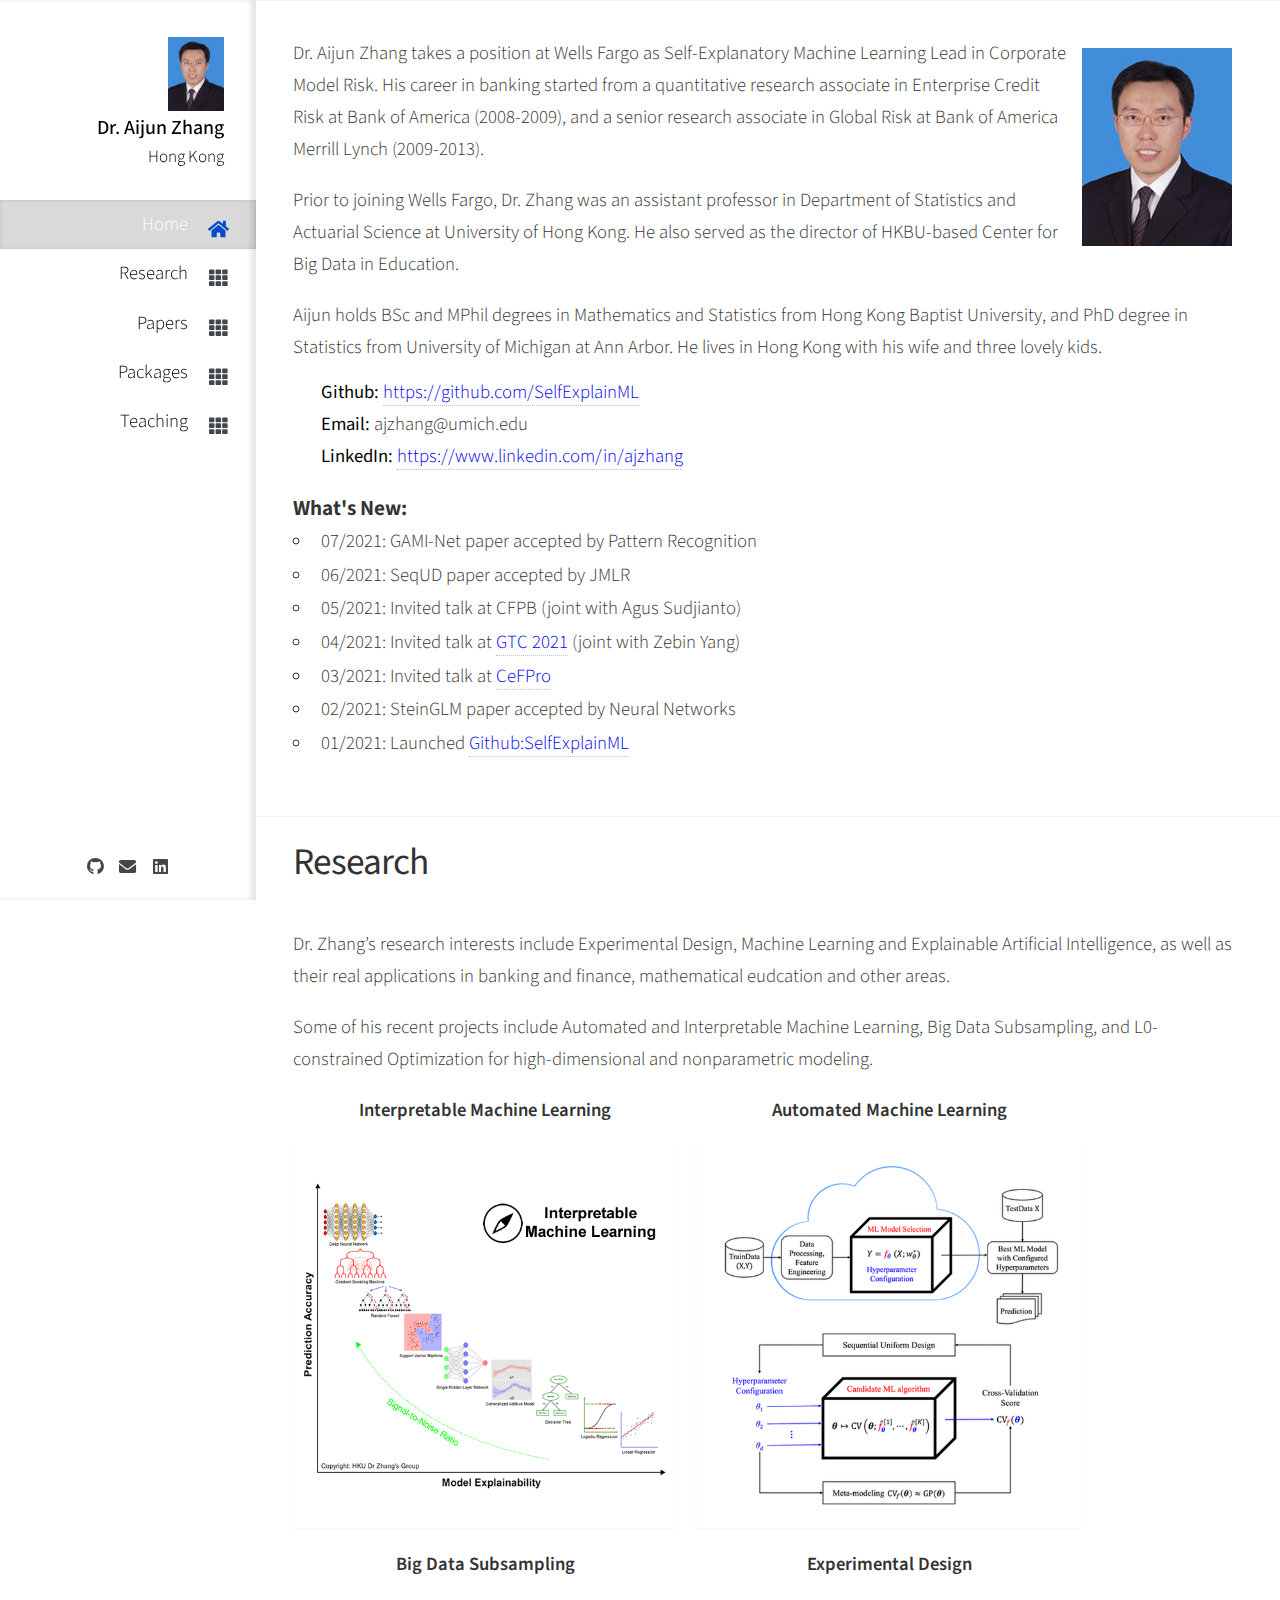
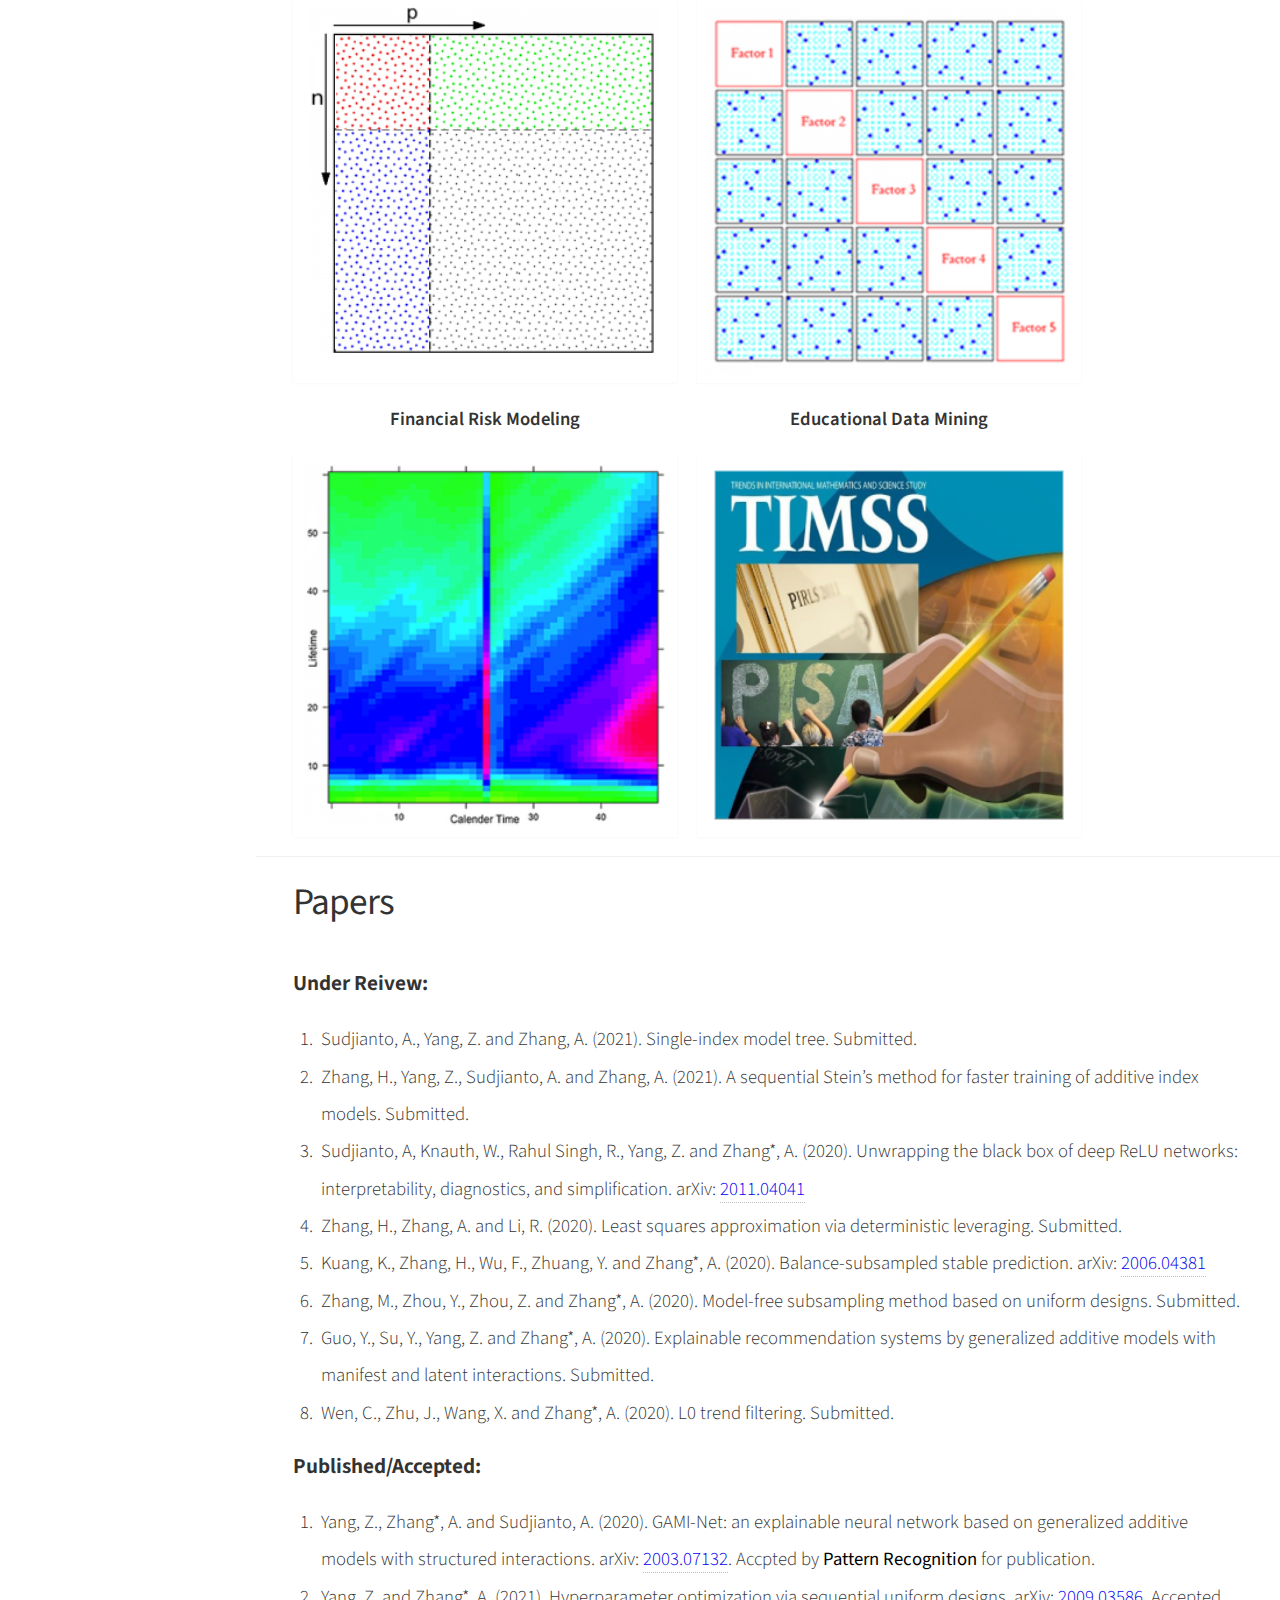
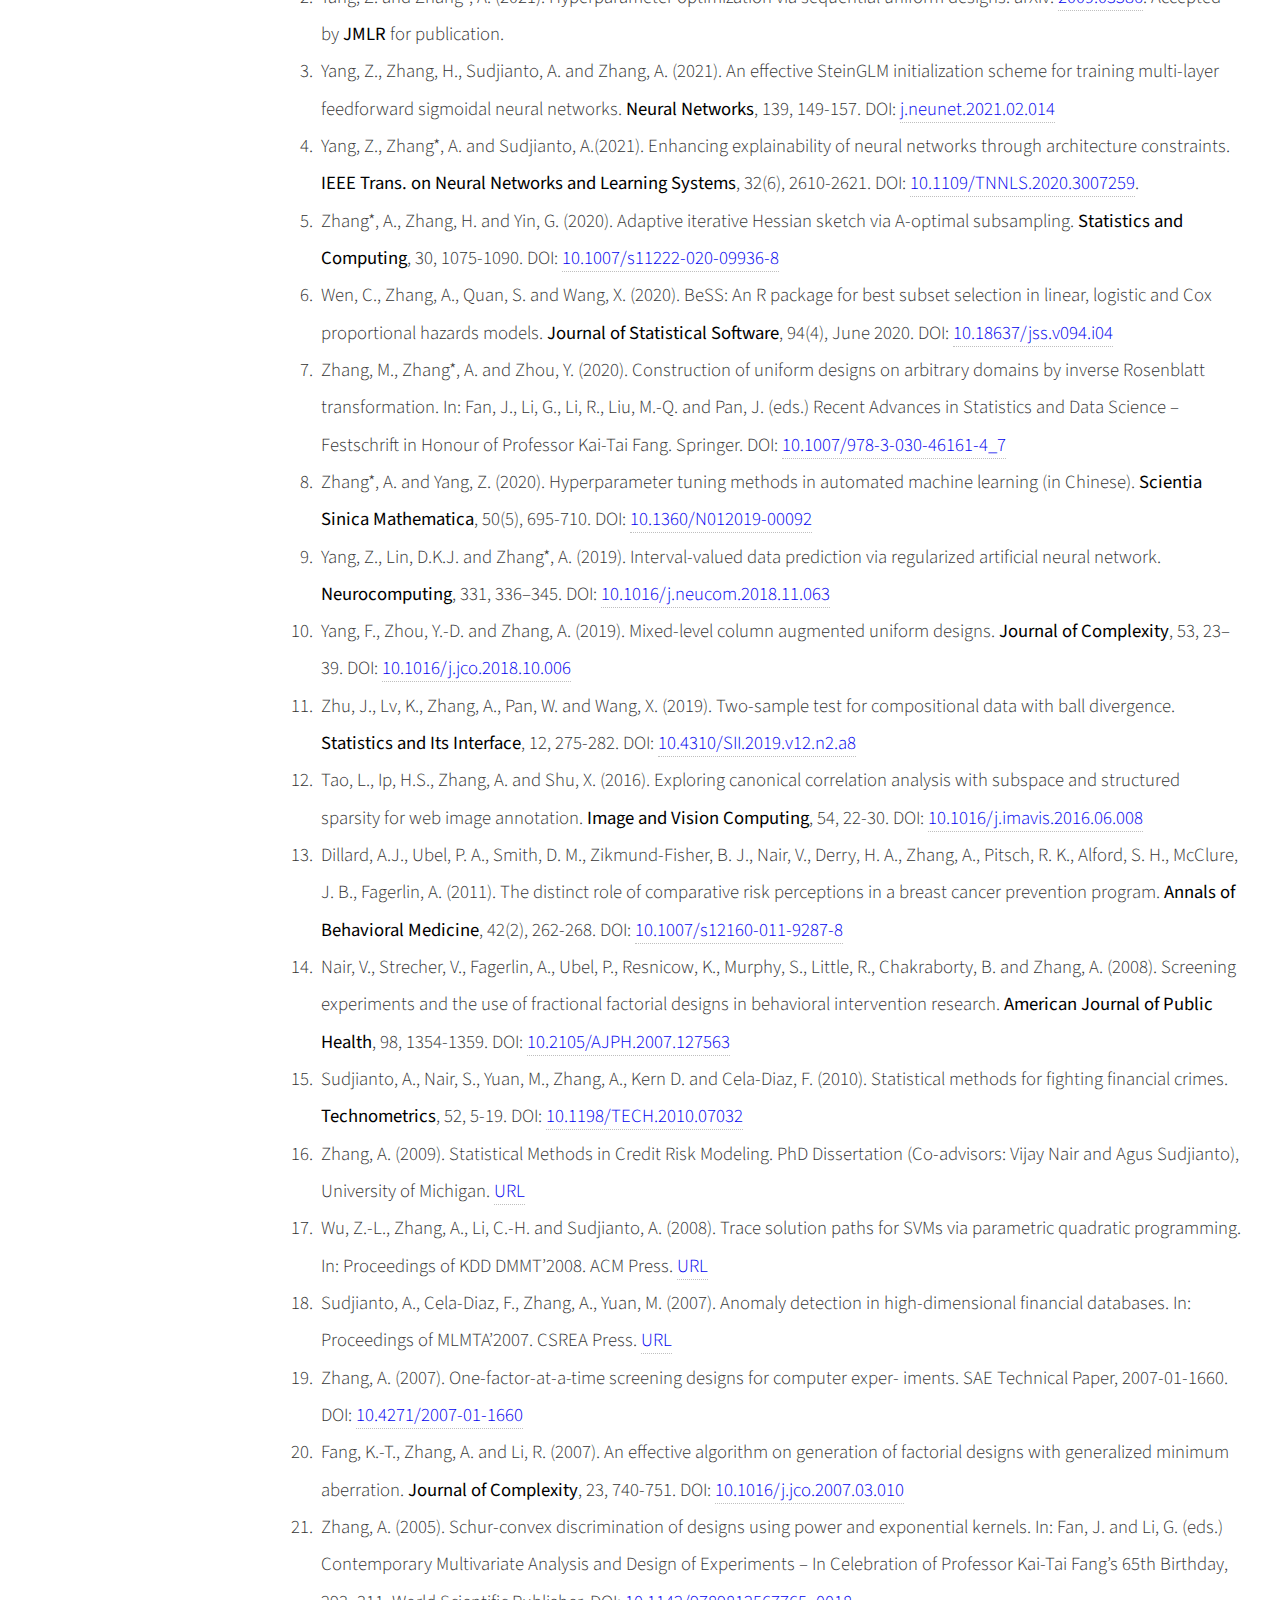
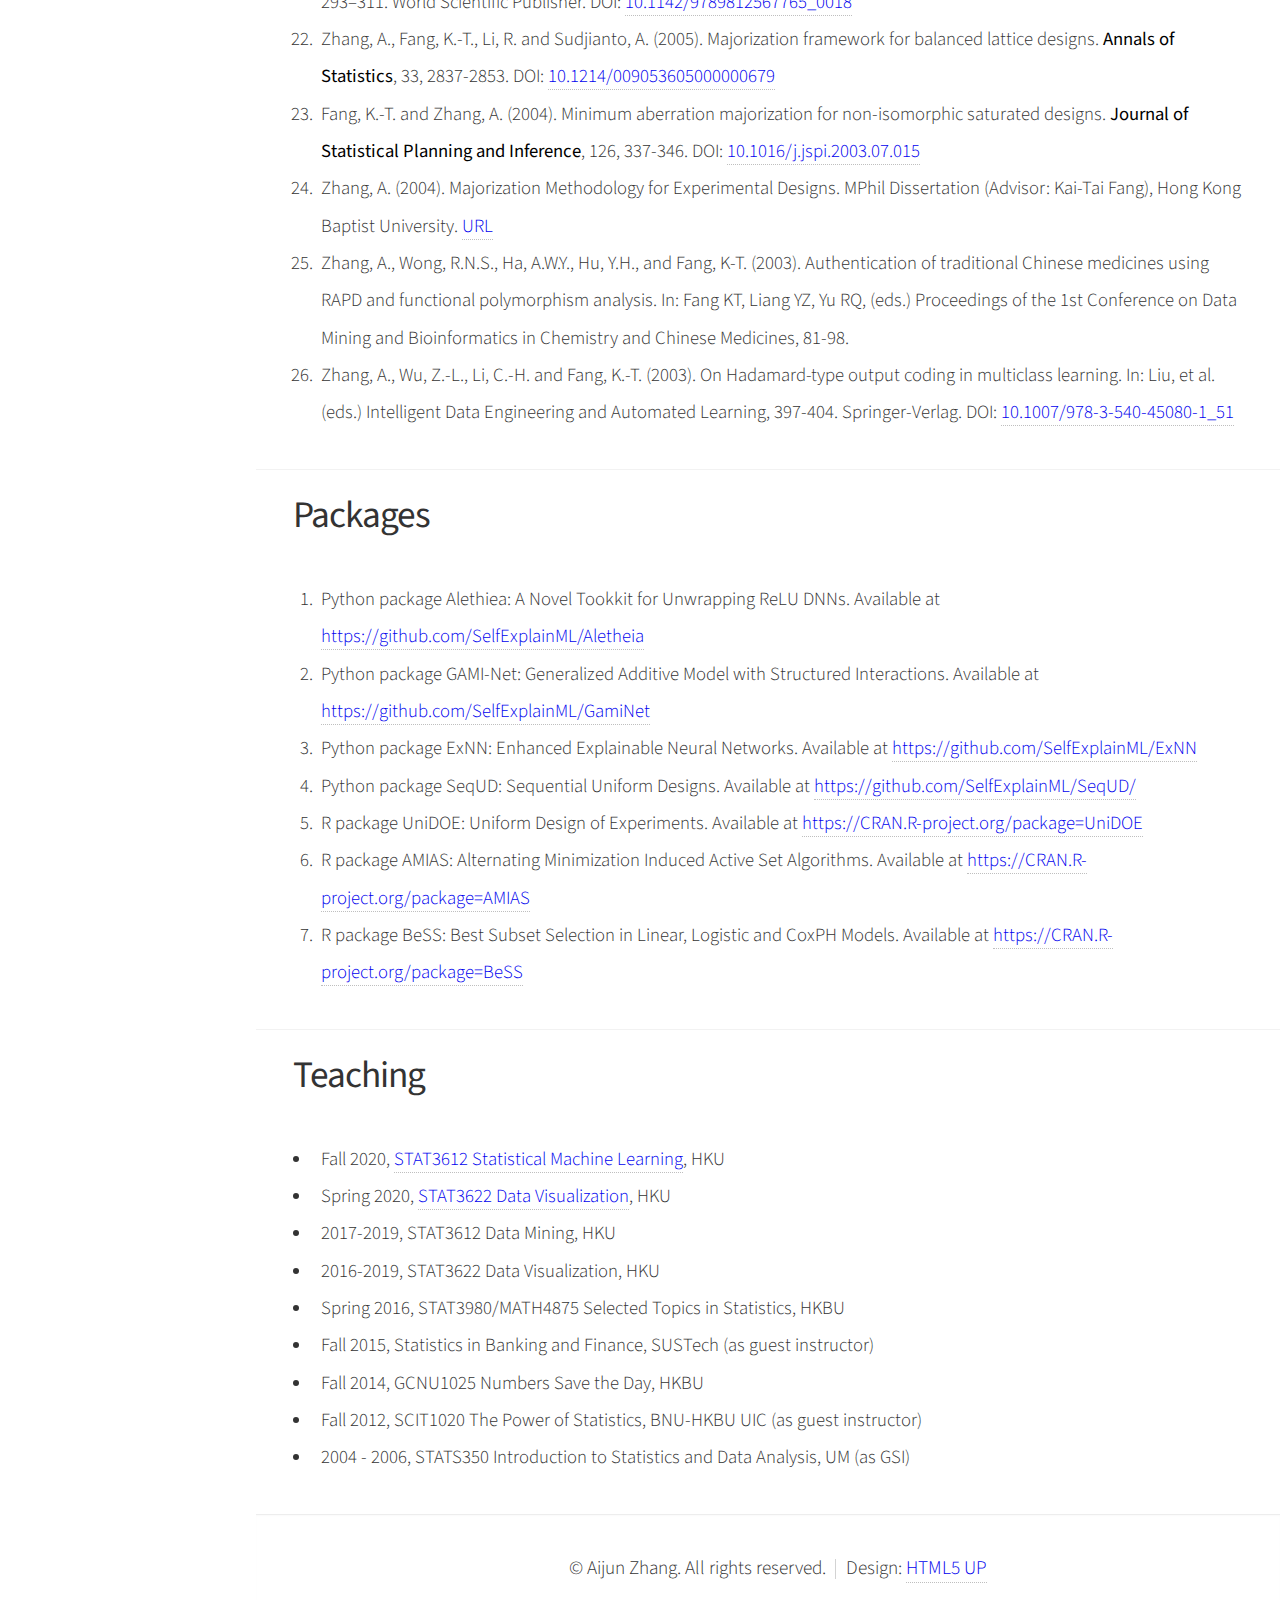
<file: index.html>
<!DOCTYPE HTML>
<!--
	Prologue by HTML5 UP
	html5up.net | @ajlkn
	Free for personal and commercial use under the CCA 3.0 license (html5up.net/license)
-->
<html>
	<head>
		<title>Dr. Aijun Zhang</title>
		<meta charset="utf-8" />
		<meta name="viewport" content="width=device-width, initial-scale=1, user-scalable=no" />
		<link rel="stylesheet" href="assets/css/main.css" />
		<!-- Global site tag (gtag.js) - Google Analytics -->
		<script async src="https://www.googletagmanager.com/gtag/js?id=G-GXK4Z7639R"></script>
		<script>
		  window.dataLayer = window.dataLayer || [];
		  function gtag(){dataLayer.push(arguments);}
		  gtag('js', new Date());
		  gtag('config', 'G-GXK4Z7639R');
		</script>		
	</head>
	<body class="is-preload">

		<!-- Header -->
			<div id="header">

				<div class="top">

					<!-- Logo -->
						<div id="logo">
							<span class="image avatar48"><img src="images/AijunZhangProfileLinkedIn.jpg" alt="" /></span>
							<h1 id="title">Dr. Aijun Zhang</h1>
							<p>Hong Kong</p>
						</div>

					<!-- Nav -->
						<nav id="nav">
							<ul>
								<li><a href="#home" id="top-link"><span class="icon solid fa-home">Home</span></a></li>
								<li><a href="#research" id="research-link"><span class="icon solid fa-th">Research</span></a></li>
								<li><a href="#papers" id="papers-link"><span class="icon solid fa-th">Papers</span></a></li>
								<li><a href="#packages" id="packages-link"><span class="icon solid fa-th">Packages</span></a></li>
								<li><a href="#teaching" id="teaching-link"><span class="icon solid fa-th">Teaching</span></a></li>
								<!--li><a href="#about" id="about-link"><span class="icon solid fa-user">About Me</span></a></li>
								<li><a href="#contact" id="contact-link"><span class="icon solid fa-envelope">Contact</span></a></li-->
							</ul>
						</nav>

				</div>

				<div class="bottom">
					<!-- Social Icons -->
						<ul class="icons">
							<!--li><a href="#" class="icon brands fa-twitter"><span class="label">Twitter</span></a></li>
							<li><a href="#" class="icon brands fa-facebook-f"><span class="label">Facebook</span></a></li-->
							<li><a href="https://github.com/SelfExplainML" class="icon brands fa-github"><span class="label">Github</span></a></li>
							<li><a href="mailto:ajzhang@umich.edu" class="icon solid fa-envelope"><span class="label">Email</span></a></li>
							<li><a href="https://www.linkedin.com/in/ajzhang" class="icon brands fa-linkedin"><span class="label">LinkedIn</span></a></li>
						</ul>

				</div>

			</div>

		<!-- Main -->
			<div id="main">

				<!-- Intro -->
					<section id="home" class="one">
						<div class="container">
							<header>
							<img src="images/AijunZhangProfileLinkedIn.jpg" style="float: right; margin:8pt;"/>							  
														
							<p>Dr. Aijun Zhang takes a position at Wells Fargo as Self-Explanatory Machine Learning Lead in Corporate Model Risk. His career in banking started from a quantitative research associate in Enterprise Credit Risk at Bank of America (2008-2009), and a senior research associate in Global Risk at Bank of America Merrill Lynch (2009-2013). </p>
							
							<p>Prior to joining Wells Fargo, Dr. Zhang was an assistant professor in Department of Statistics and Actuarial Science at University of Hong Kong. He also served as the director of HKBU-based Center for Big Data in Education. </p>


							<p>Aijun holds BSc and MPhil degrees in Mathematics and Statistics from Hong Kong Baptist University, and PhD degree in Statistics from University of Michigan at Ann Arbor. He lives in Hong Kong with his wife and three lovely kids. </p> 
							
							<!--p>Dr. Zhang's main R&D specialities range from statistics, machine learning to artificial intelligence. </p-->
							<!--p><a href="assets/CV_AijunZhang.pdf">Curriculum Vitae</a> (as of June 2020)</p-->
 
							<ul style="margin:10pt 0; font-size:14pt; list-style-type: none;">
							<li><b>Github:</b> <a href="https://github.com/SelfExplainML">https://github.com/SelfExplainML</a> </li>
							<li><b>Email:</b> ajzhang@umich.edu </li>
							<li><b>LinkedIn:</b> <a href="https://www.linkedin.com/in/ajzhang">https://www.linkedin.com/in/ajzhang</a></li>
							</ul>
							
							<p style="font-size:16pt; font-weight:660;">What's New:</p>
							<ul style="list-style-type: circle; line-height:1.8em;">
								<li>07/2021: GAMI-Net paper accepted by Pattern Recognition</li>
								<li>06/2021: SeqUD paper accepted by JMLR</li>
								<li>05/2021: Invited talk at CFPB (joint with Agus Sudjianto)</li>
								<li>04/2021: Invited talk at <a href="https://www.nvidia.com/en-us/gtc/">GTC 2021</a> (joint with Zebin Yang)</li>
								<li>03/2021: Invited talk at <a href="https://www.cefpro.com/forthcoming-events/advanced-model-risk/">CeFPro</a> </li>
								<li>02/2021: SteinGLM paper accepted by Neural Networks</li>								
								<li>01/2021: Launched <a href="https://github.com/SelfExplainML/">Github:SelfExplainML</a></li>								
							</ul>							
							</header>
						</div>
					</section>

				<!-- Research -->
					<section id="research" class="one">
						<div class="container">

							<header>
								<h2>Research</h2>
							</header>
                
                <p>Dr. Zhang’s research interests include Experimental Design, Machine Learning and Explainable Artificial Intelligence, as well as their real applications in banking and finance, mathematical eudcation and other areas.</p>
                <p>Some of his recent projects include Automated and Interpretable Machine Learning, Big Data Subsampling, and L0-constrained Optimization for high-dimensional and nonparametric modeling.</p>
                                
							<div class="row">
								<div class="col-5 col-12-mobile">
								  <p style="font-weight:600; text-align:center;">Interpretable Machine Learning</p>
									<article class="item">
										<a href="#" class="image fit"><img src="images/LogoIML.png" alt="" /></a>
									</article>

								  <p style="font-weight:600; text-align:center;">Big Data Subsampling</p>
								  <article class="item">
										<a href="#" class="image fit"><img src="images/LogoBigData.png" alt="" /></a>
									</article>

								  <p style="font-weight:600; text-align:center;">Financial Risk Modeling</p>
									<article class="item">
										<a href="#" class="image fit"><img src="images/LogoFRM.png" alt="" /></a>
									</article>

								</div>

								<div class="col-5 col-12-mobile">
								  <p style="font-weight:600; text-align:center;">Automated Machine Learning</p>
									<article class="item">
										<a href="#" class="image fit"><img src="images/LogoAutoML.png" alt="" /></a>
									</article>
									

								  <p style="font-weight:600; text-align:center;">Experimental Design</p>
									<article class="item">
										<a href="#" class="image fit"><img src="images/LogoDOE.png" alt="" /></a>
									</article>

								  <p style="font-weight:600; text-align:center;">Educational Data Mining</p>
									<article class="item">
										<a href="#" class="image fit"><img src="images/LogoEDM.png" alt="" /></a>
										</article>

								</div>
								
							</div>

						</div>
					</section>



				<!-- Papers -->
					<section id="papers" class="one">
						<div class="container">

							<header>
								<h2>Papers</h2>
							</header>

							<p style="font-size:16pt; font-weight:660;">Under Reivew:</p>
							<ol style="line-height:2em;">
							  <li>Sudjianto, A., Yang, Z. and Zhang, A. (2021). Single-index model tree. Submitted.</li>
							  <li>Zhang, H., Yang, Z., Sudjianto, A. and Zhang, A. (2021). A sequential Stein’s method for faster training of additive index models. Submitted.</li>
							  <li>Sudjianto, A, Knauth, W., Rahul Singh, R., Yang, Z. and Zhang*, A. (2020). Unwrapping the black box of deep ReLU networks: interpretability, diagnostics, and simplification. arXiv: <a href="https://arxiv.org/abs/2011.04041">2011.04041</a></li>
							  <li>Zhang, H., Zhang, A. and Li, R. (2020). Least squares approximation via deterministic leveraging. Submitted.</li>
							  <li>Kuang, K., Zhang, H., Wu, F., Zhuang, Y. and Zhang*, A. (2020). Balance-subsampled stable prediction. arXiv: <a href="https://arxiv.org/abs/2006.04381">2006.04381</a></li>
							  <li>Zhang, M., Zhou, Y., Zhou, Z. and Zhang*, A. (2020). Model-free subsampling method based on uniform designs. Submitted.</li>
							  <li>Guo, Y., Su, Y., Yang, Z. and Zhang*, A. (2020). Explainable recommendation systems by generalized additive models with manifest and latent interactions. Submitted.</li>							  
							  <li> Wen, C., Zhu, J., Wang, X. and Zhang*, A. (2020). L0 trend filtering. Submitted.</li>							  
							</ol>

							<p style="font-size:16pt; font-weight:660;">Published/Accepted:</p>
							<ol style="line-height:2em;">
							  <li>Yang, Z., Zhang*, A. and Sudjianto, A. (2020). GAMI-Net: an explainable neural network based on generalized additive models with structured interactions. arXiv: <a href="https://arxiv.org/abs/2003.07132">2003.07132</a>. Accpted by <b>Pattern Recognition</b> for publication.</li>
							  <li>Yang, Z. and Zhang*, A. (2021). Hyperparameter optimization via sequential uniform designs. arXiv: <a href="https://arxiv.org/abs/2009.03586">2009.03586</a>. Accepted by <b>JMLR</b> for publication.</li>
							  <li>Yang, Z., Zhang, H., Sudjianto, A. and Zhang, A. (2021). An effective SteinGLM initialization scheme for training multi-layer feedforward sigmoidal neural networks. <b>Neural Networks</b>, 139, 149-157. DOI: <a href="https://doi.org/10.1016/j.neunet.2021.02.014">j.neunet.2021.02.014</a></li>
							  <li>Yang, Z., Zhang*, A. and Sudjianto, A.(2021). Enhancing explainability of neural networks through architecture constraints. <b>IEEE Trans. on Neural Networks and Learning Systems</b>, 32(6), 2610-2621. DOI: <a href="https://doi.org/10.1109/TNNLS.2020.3007259">10.1109/TNNLS.2020.3007259</a>.</li>
							  <li>Zhang*, A., Zhang, H. and Yin, G. (2020). Adaptive iterative Hessian sketch via A-optimal subsampling. <b>Statistics and Computing</b>, 30, 1075-1090. DOI: <a href="https://doi.org/10.1007/s11222-020-09936-8">10.1007/s11222-020-09936-8</a></li>
							  <li> Wen, C., Zhang, A., Quan, S. and Wang, X. (2020). BeSS: An R package for best subset selection in linear, logistic and Cox proportional hazards models. <b>Journal of Statistical Software</b>, 94(4), June 2020. DOI: <a href="http://dx.doi.org/10.18637/jss.v094.i04">10.18637/jss.v094.i04</a></li>
							  <li>Zhang, M., Zhang*, A. and Zhou, Y. (2020). Construction of uniform designs on arbitrary domains by inverse Rosenblatt transformation. In: Fan, J., Li, G., Li, R., Liu, M.-Q. and Pan, J. (eds.) <em>Recent Advances in Statistics and Data Science – Festschrift in Honour of Professor Kai-Tai Fang</em>. Springer. DOI: <a href="https://doi.org/10.1007/978-3-030-46161-4_7">10.1007/978-3-030-46161-4_7</a></li>
							  <li>Zhang*, A. and Yang, Z. (2020). Hyperparameter tuning methods in automated machine learning (in Chinese). <b>Scientia Sinica Mathematica</b>, 50(5), 695-710. DOI: <a href="https://doi.org/10.1360/N012019-00092">10.1360/N012019-00092</a></li>
							  <li>Yang, Z., Lin, D.K.J. and Zhang*, A. (2019). Interval-valued data prediction via regularized artificial neural network. <b>Neurocomputing</b>, 331, 336–345. DOI: <a href="https://doi.org/10.1016/j.neucom.2018.11.063">10.1016/j.neucom.2018.11.063</a></li>
							  <li>Yang, F., Zhou, Y.-D. and Zhang, A. (2019). Mixed-level column augmented uniform designs. <b>Journal of Complexity</b>, 53, 23–39. DOI: <a href="https://doi.org/10.1016/j.jco.2018.10.006">10.1016/j.jco.2018.10.006</a></li>
							  <li>Zhu, J., Lv, K., Zhang, A., Pan, W. and Wang, X. (2019). Two-sample test for compositional data with ball divergence. <b>Statistics and Its Interface</b>, 12, 275-282. DOI: <a href="https://dx.doi.org/10.4310/SII.2019.v12.n2.a8">10.4310/SII.2019.v12.n2.a8</a></li>
							  <li>Tao, L., Ip, H.S., Zhang, A. and Shu, X. (2016). Exploring canonical correlation analysis with subspace and structured sparsity for web image annotation. <b>Image and Vision Computing</b>, 54, 22-30. DOI: <a href="https://doi.org/10.1016/j.imavis.2016.06.008">10.1016/j.imavis.2016.06.008</a></li>
							  <li>Dillard, A.J., Ubel, P. A., Smith, D. M., Zikmund-Fisher, B. J., Nair, V., Derry, H. A., Zhang, A., Pitsch, R. K., Alford, S. H., McClure, J. B., Fagerlin, A. (2011). The distinct role of comparative risk perceptions in a breast cancer prevention program. <b>Annals of Behavioral Medicine</b>, 42(2), 262-268. DOI: <a href="https://doi.org/10.1007/s12160-011-9287-8">10.1007/s12160-011-9287-8</a></li>
							  <li>Nair, V., Strecher, V., Fagerlin, A., Ubel, P., Resnicow, K., Murphy, S., Little, R., Chakraborty, B. and Zhang, A. (2008). Screening experiments and the use of fractional factorial designs in behavioral intervention research. <b>American Journal of Public Health</b>, 98, 1354-1359. DOI: <a href="https://doi.org/10.2105/AJPH.2007.127563">10.2105/AJPH.2007.127563</a></li>
							  <li>Sudjianto, A., Nair, S., Yuan, M., Zhang, A., Kern D. and Cela-Diaz, F. (2010). Statistical methods for fighting financial crimes. <b>Technometrics</b>, 52, 5-19. DOI: <a href="https://doi.org/10.1198/TECH.2010.07032">10.1198/TECH.2010.07032</a></li>
							  <li>Zhang, A. (2009). Statistical Methods in Credit Risk Modeling. PhD Dissertation (Co-advisors: Vijay Nair and Agus Sudjianto), University of Michigan. <a href="http://deepblue.lib.umich.edu/handle/2027.42/63707">URL</a> </li>
							  <li>Wu, Z.-L., Zhang, A., Li, C.-H. and Sudjianto, A. (2008). Trace solution paths for SVMs via parametric quadratic programming. In: <i>Proceedings of KDD DMMT’2008</i>. ACM Press. <a href="https://www.researchgate.net/publication/228577955_Trace_solution_paths_for_SVMs_via_parametric_quadratic_programming">URL</a> </li>
							  <li>Sudjianto, A., Cela-Diaz, F., Zhang, A., Yuan, M. (2007). Anomaly detection in high-dimensional financial databases. In: <i>Proceedings of MLMTA’2007</i>. CSREA Press. <a href="http://vldbarc.org/dblp/db/conf/mlmta/mlmta2007.html">URL</a></li>
							  <li>Zhang, A. (2007). One-factor-at-a-time screening designs for computer exper- iments. <i>SAE Technical Paper</i>, 2007-01-1660. DOI: <a href="https://doi.org/10.4271/2007-01-1660">10.4271/2007-01-1660</a></li>
							  <li>Fang, K.-T., Zhang, A. and Li, R. (2007). An effective algorithm on generation of factorial designs with generalized minimum aberration. <b>Journal of Complexity</b>, 23, 740-751. DOI: <a href="https://doi.org/10.1016/j.jco.2007.03.010">10.1016/j.jco.2007.03.010</a></li>
							  <li>Zhang, A. (2005). Schur-convex discrimination of designs using power and exponential kernels. In: Fan, J. and Li, G. (eds.) <i>Contemporary Multivariate Analysis and Design of Experiments – In Celebration of Professor Kai-Tai Fang’s 65th Birthday</i>, 293–311. World Scientific Publisher. DOI: <a href="https://doi.org/10.1142/9789812567765_0018">10.1142/9789812567765_0018</a></li>
							  <li>Zhang, A., Fang, K.-T., Li, R. and Sudjianto, A. (2005). Majorization framework for balanced lattice designs. <b>Annals of Statistics</b>, 33, 2837-2853. DOI: <a href="https://doi.org/10.1214/009053605000000679">10.1214/009053605000000679</a> </li>
							  <li>Fang, K.-T. and Zhang, A. (2004). Minimum aberration majorization for non-isomorphic saturated designs. <b>Journal of Statistical Planning and Inference</b>, 126, 337-346. DOI: <a href="https://doi.org/10.1016/j.jspi.2003.07.015">10.1016/j.jspi.2003.07.015</a></li>
							  <li>Zhang, A. (2004). Majorization Methodology for Experimental Designs. MPhil Dissertation (Advisor: Kai-Tai Fang), Hong Kong Baptist University. <a href="https://library.hkbu.edu.hk/record/?ID=dedupmrg457451249&T=L">URL</a> </li> 
							  <li>Zhang, A., Wong, R.N.S., Ha, A.W.Y., Hu, Y.H., and Fang, K-T. (2003). Authentication of traditional Chinese medicines using RAPD and functional polymorphism analysis. In: Fang KT, Liang YZ, Yu RQ, (eds.) <i>Proceedings of the 1st Conference on Data Mining and Bioinformatics in Chemistry and Chinese Medicines</i>, 81-98.</li>
							  <li>Zhang, A., Wu, Z.-L., Li, C.-H. and Fang, K.-T. (2003). On Hadamard-type output coding in multiclass learning. In: Liu, et al. (eds.) <i>Intelligent Data Engineering and Automated Learning</i>, 397-404. Springer-Verlag. DOI: <a href="https://doi.org/10.1007/978-3-540-45080-1_51">10.1007/978-3-540-45080-1_51</a></li>
							</ol>
						</div>
					</section>
					
				<!-- Packages -->
					<section id="packages" class="one">
						<div class="container">

							<header>
								<h2>Packages</h2>
							</header>
							
							<ol style="line-height:2em;">
							  <li>Python package Alethiea: A Novel Tookkit for Unwrapping ReLU DNNs. Available at <a href="https://github.com/SelfExplainML/Aletheia">https://github.com/SelfExplainML/Aletheia</a></li>
							  <li>Python package GAMI-Net: Generalized Additive Model with Structured Interactions. Available at <a href="https://github.com/SelfExplainML/GamiNet">https://github.com/SelfExplainML/GamiNet</a></li>
							  <li>Python package ExNN: Enhanced Explainable Neural Networks. Available at <a href="https://github.com/SelfExplainML/ExNN">https://github.com/SelfExplainML/ExNN</a></li>
							  <li>Python package SeqUD: Sequential Uniform Designs. Available at <a href="https://github.com/SelfExplainML/SeqUD">https://github.com/SelfExplainML/SeqUD/</a></li>
							  <li>R package UniDOE: Uniform Design of Experiments. Available at <a href="https://CRAN.R-project.org/package=UniDOE">https://CRAN.R-project.org/package=UniDOE</a></li>
							  <li>R package AMIAS: Alternating Minimization Induced Active Set Algorithms. Available at <a href="https://CRAN.R-project.org/package=AMIAS">https://CRAN.R-project.org/package=AMIAS</a></li>
							  <li>R package BeSS: Best Subset Selection in Linear, Logistic and CoxPH Models. Available at <a href="https://CRAN.R-project.org/package=BeSS">https://CRAN.R-project.org/package=BeSS</a></li>
							</ol>
						</div>
					</section>					


				<!-- Teaching -->
					<section id="teaching" class="one">
						<div class="container">

						<header>
							<h2>Teaching</h2>
						</header>
							
						<ul style="line-height:2em;">
								  <li>Fall 2020,  <a href="https://ajzhanghk.github.io/Stat3612/">STAT3612 Statistical Machine Learning</a>, HKU</li>
								  <li>Spring 2020,  <a href="https://ajzhanghk.github.io/Stat3622/">STAT3622 Data Visualization</a>, HKU</li>
								  <li>2017-2019, STAT3612 Data Mining, HKU</li>
								  <li>2016-2019, STAT3622 Data Visualization, HKU</li>
								  <li>Spring 2016, STAT3980/MATH4875 Selected Topics in Statistics, HKBU</li>
								  <li>Fall 2015, Statistics in Banking and Finance, SUSTech (as guest instructor) </li>
								  <li>Fall 2014, GCNU1025 Numbers Save the Day, HKBU</li>
								  <li>Fall 2012,  SCIT1020 The Power of Statistics, BNU-HKBU UIC (as guest instructor)</li>
								  <li>2004 - 2006, STATS350 Introduction to Statistics and Data Analysis, UM (as GSI)</li>
						</ul>


						</div>
					</section>
					
			</div>

		<!-- Footer -->
			<div id="footer">

				<!-- Copyright -->
					<ul class="copyright">
						<li>&copy; Aijun Zhang. All rights reserved.</li><li>Design: <a href="http://html5up.net">HTML5 UP</a></li>
					</ul>

			</div>

		<!-- Scripts -->
			<script src="assets/js/jquery.min.js"></script>
			<script src="assets/js/jquery.scrolly.min.js"></script>
			<script src="assets/js/jquery.scrollex.min.js"></script>
			<script src="assets/js/browser.min.js"></script>
			<script src="assets/js/breakpoints.min.js"></script>
			<script src="assets/js/util.js"></script>
			<script src="assets/js/main.js"></script>

	</body>
</html>
</file>
<file: assets/css/main.css>
@import url("fontawesome-all.min.css");
@import url("https://fonts.googleapis.com/css?family=Source+Sans+Pro:300,300italic,400,600");

/*
	Prologue by HTML5 UP
	html5up.net | @ajlkn
	Free for personal and commercial use under the CCA 3.0 license (html5up.net/license)
*/

html, body, div, span, applet, object,
iframe, h1, h2, h3, h4, h5, h6, p, blockquote,
pre, a, abbr, acronym, address, big, cite,
code, del, dfn, em, img, ins, kbd, q, s, samp,
small, strike, strong, sub, sup, tt, var, b,
u, i, center, dl, dt, dd, ol, ul, li, fieldset,
form, label, legend, table, caption, tbody,
tfoot, thead, tr, th, td, article, aside,
canvas, details, embed, figure, figcaption,
footer, header, hgroup, menu, nav, output, ruby,
section, summary, time, mark, audio, video {
	margin: 0;
	padding: 0;
	border: 0;
	font-size: 100%;
	font: inherit;
	vertical-align: baseline;}

article, aside, details, figcaption, figure,
footer, header, hgroup, menu, nav, section {
	display: block;}

body {
	line-height:1;
}

ol, ul {
	list-style: none;
}

blockquote, q {
	quotes: none;
}

	blockquote:before, blockquote:after, q:before, q:after {
		content: '';
		content: none;
	}

table {
	border-collapse: collapse;
	border-spacing: 0;
}

body {
	-webkit-text-size-adjust: none;
}

mark {
	background-color: transparent;
	color: inherit;
}

input::-moz-focus-inner {
	border: 0;
	padding: 0;
}

input, select, textarea {
	-moz-appearance: none;
	-webkit-appearance: none;
	-ms-appearance: none;
	appearance: none;
}

/* Basic */

	html {
		box-sizing: border-box;
	}

	*, *:before, *:after {
		box-sizing: inherit;
	}

	body {
		background: #fff;
		font-family: 'Source Sans Pro',  sans-serif; /* 'Times New Roman', 'Source Sans Pro', */
		font-size: 14pt;
		font-weight: 300;
		line-height: 1.5em;
		color: #333; /*#888; */
	}

		body.is-preload *, body.is-preload *:before, body.is-preload *:after {
			-moz-animation: none !important;
			-webkit-animation: none !important;
			-ms-animation: none !important;
			animation: none !important;
			-moz-transition: none !important;
			-webkit-transition: none !important;
			-ms-transition: none !important;
			transition: none !important;
		}

	input, textarea, select {
		font-family: 'Source Sans Pro', sans-serif;
		font-size: 18pt;
		font-weight: 300;
		line-height: 1.75em;
		color: #888;
	}

	h1, h2, h3, h4, h5, h6 {
		font-weight: 400;
/*		color: #666; */
		line-height: 1.5em;
	}

	h1 a, h2 a, h3 a, h4 a, h5 a, h6 a {
		color: inherit;
		text-decoration: none;
	}

		h1 a strong, h2 a strong, h3 a strong, h4 a strong, h5 a strong, h6 a strong {
			color: #333;
		}

	h2 {
		font-size: 2em;
		letter-spacing: -1px;
	}

		h2.alt {
			color: #888;
		}

			h2.alt strong {
				color: #666;
			}

	h3 {
		font-size: 1.5em;
	}

	header {
		margin: 0 0 2em 0;
	}

		header > p {
			margin: 1em 0 0 0;
		}

	footer {
		margin: 2em 0 0 0;
	}

	strong, b {
		font-weight: 400;
		color: #000;
	}

	em, i {
/*		font-style: italic; */
	}

	a {
		text-decoration: none;
/*		color: inherit; */
		border-bottom: dotted 1px rgba(128, 128, 128, 0.5);
		-moz-transition: color 0.35s ease-in-out, border-bottom-color 0.35s ease-in-out;
		-webkit-transition: color 0.35s ease-in-out, border-bottom-color 0.35s ease-in-out;
		-ms-transition: color 0.35s ease-in-out, border-bottom-color 0.35s ease-in-out;
		transition: color 0.35s ease-in-out, border-bottom-color 0.35s ease-in-out;
		outline: 0;
	}

		a:hover {
/*			color: #E27689; */
			color: ##064CC5;
			border-bottom-color: rgba(255, 255, 255, 0);
		}

	sub {
		position: relative;
		top: 0.5em;
		font-size: 0.8em;
	}

	sup {
		position: relative;
		top: -0.5em;
		font-size: 0.8em;
	}

	hr {
		border: 0;
		border-top: solid 1px #ddd;
	}

	blockquote {
		border-left: solid 0.5em #ddd;
		padding: 1em 0 1em 2em;
		font-style: italic;
	}

	p, ul, ol, dl, table {
		margin-bottom: 1em;
	}

	br.clear {
		clear: both;
	}

/* Container */

	.container {
		margin: 0 auto;
		max-width: 100%;
		width: 1400px;
	}

		@media screen and (min-width: 961px) and (max-width: 1880px) {

			.container {
				width: 1200px;
			}

		}

		@media screen and (min-width: 961px) and (max-width: 1620px) {

			.container {
				width: 960px;
			}

		}

		@media screen and (min-width: 961px) and (max-width: 1320px) {

			.container {
				width: 100%;
			}

		}

		@media screen and (max-width: 960px) {

			.container {
				width: 100%;
			}

		}

		@media screen and (max-width: 736px) {

			.container {
				width: 100%;
			}

		}

/* Row */

	.row {
		display: flex;
		flex-wrap: wrap;
		box-sizing: border-box;
		align-items: stretch;
	}

		.row > * {
			box-sizing: border-box;
		}

		.row.gtr-uniform > * > :last-child {
			margin-bottom: 0;
		}

		.row.aln-left {
			justify-content: flex-start;
		}

		.row.aln-center {
			justify-content: center;
		}

		.row.aln-right {
			justify-content: flex-end;
		}

		.row.aln-top {
			align-items: flex-start;
		}

		.row.aln-middle {
			align-items: center;
		}

		.row.aln-bottom {
			align-items: flex-end;
		}

		.row > .imp {
			order: -1;
		}

		.row > .col-1 {
			width: 8.33333%;
		}

		.row > .off-1 {
			margin-left: 8.33333%;
		}

		.row > .col-2 {
			width: 16.66667%;
		}

		.row > .off-2 {
			margin-left: 16.66667%;
		}

		.row > .col-3 {
			width: 25%;
		}

		.row > .off-3 {
			margin-left: 25%;
		}

		.row > .col-4 {
			width: 33.33333%;
		}

		.row > .off-4 {
			margin-left: 33.33333%;
		}

		.row > .col-5 {
			width: 41.66667%;
		}

		.row > .off-5 {
			margin-left: 41.66667%;
		}

		.row > .col-6 {
			width: 50%;
		}

		.row > .off-6 {
			margin-left: 50%;
		}

		.row > .col-7 {
			width: 58.33333%;
		}

		.row > .off-7 {
			margin-left: 58.33333%;
		}

		.row > .col-8 {
			width: 66.66667%;
		}

		.row > .off-8 {
			margin-left: 66.66667%;
		}

		.row > .col-9 {
			width: 75%;
		}

		.row > .off-9 {
			margin-left: 75%;
		}

		.row > .col-10 {
			width: 83.33333%;
		}

		.row > .off-10 {
			margin-left: 83.33333%;
		}

		.row > .col-11 {
			width: 91.66667%;
		}

		.row > .off-11 {
			margin-left: 91.66667%;
		}

		.row > .col-12 {
			width: 100%;
		}

		.row > .off-12 {
			margin-left: 100%;
		}

		.row.gtr-0 {
			margin-top: 0px;
			margin-left: 0px;
		}

			.row.gtr-0 > * {
				padding: 0px 0 0 0px;
			}

			.row.gtr-0.gtr-uniform {
				margin-top: 0px;
			}

				.row.gtr-0.gtr-uniform > * {
					padding-top: 0px;
				}

		.row.gtr-25 {
			margin-top: -10px;
			margin-left: -10px;
		}

			.row.gtr-25 > * {
				padding: 10px 0 0 10px;
			}

			.row.gtr-25.gtr-uniform {
				margin-top: -10px;
			}

				.row.gtr-25.gtr-uniform > * {
					padding-top: 10px;
				}

		.row.gtr-50 {
			margin-top: -20px;
			margin-left: -20px;
		}

			.row.gtr-50 > * {
				padding: 20px 0 0 20px;
			}

			.row.gtr-50.gtr-uniform {
				margin-top: -20px;
			}

				.row.gtr-50.gtr-uniform > * {
					padding-top: 20px;
				}

		.row {
			margin-top: -40px;
			margin-left: -40px;
		}

			.row > * {
				padding: 40px 0 0 40px;
			}

			.row.gtr-uniform {
				margin-top: -40px;
			}

				.row.gtr-uniform > * {
					padding-top: 40px;
				}

		.row.gtr-150 {
			margin-top: -60px;
			margin-left: -60px;
		}

			.row.gtr-150 > * {
				padding: 60px 0 0 60px;
			}

			.row.gtr-150.gtr-uniform {
				margin-top: -60px;
			}

				.row.gtr-150.gtr-uniform > * {
					padding-top: 60px;
				}

		.row.gtr-200 {
			margin-top: -80px;
			margin-left: -80px;
		}

			.row.gtr-200 > * {
				padding: 80px 0 0 80px;
			}

			.row.gtr-200.gtr-uniform {
				margin-top: -80px;
			}

				.row.gtr-200.gtr-uniform > * {
					padding-top: 80px;
				}

		@media screen and (min-width: 961px) and (max-width: 1880px) {

			.row {
				display: flex;
				flex-wrap: wrap;
				box-sizing: border-box;
				align-items: stretch;
			}

				.row > * {
					box-sizing: border-box;
				}

				.row.gtr-uniform > * > :last-child {
					margin-bottom: 0;
				}

				.row.aln-left {
					justify-content: flex-start;
				}

				.row.aln-center {
					justify-content: center;
				}

				.row.aln-right {
					justify-content: flex-end;
				}

				.row.aln-top {
					align-items: flex-start;
				}

				.row.aln-middle {
					align-items: center;
				}

				.row.aln-bottom {
					align-items: flex-end;
				}

				.row > .imp-wide {
					order: -1;
				}

				.row > .col-1-wide {
					width: 8.33333%;
				}

				.row > .off-1-wide {
					margin-left: 8.33333%;
				}

				.row > .col-2-wide {
					width: 16.66667%;
				}

				.row > .off-2-wide {
					margin-left: 16.66667%;
				}

				.row > .col-3-wide {
					width: 25%;
				}

				.row > .off-3-wide {
					margin-left: 25%;
				}

				.row > .col-4-wide {
					width: 33.33333%;
				}

				.row > .off-4-wide {
					margin-left: 33.33333%;
				}

				.row > .col-5-wide {
					width: 41.66667%;
				}

				.row > .off-5-wide {
					margin-left: 41.66667%;
				}

				.row > .col-6-wide {
					width: 50%;
				}

				.row > .off-6-wide {
					margin-left: 50%;
				}

				.row > .col-7-wide {
					width: 58.33333%;
				}

				.row > .off-7-wide {
					margin-left: 58.33333%;
				}

				.row > .col-8-wide {
					width: 66.66667%;
				}

				.row > .off-8-wide {
					margin-left: 66.66667%;
				}

				.row > .col-9-wide {
					width: 75%;
				}

				.row > .off-9-wide {
					margin-left: 75%;
				}

				.row > .col-10-wide {
					width: 83.33333%;
				}

				.row > .off-10-wide {
					margin-left: 83.33333%;
				}

				.row > .col-11-wide {
					width: 91.66667%;
				}

				.row > .off-11-wide {
					margin-left: 91.66667%;
				}

				.row > .col-12-wide {
					width: 100%;
				}

				.row > .off-12-wide {
					margin-left: 100%;
				}

				.row.gtr-0 {
					margin-top: 0px;
					margin-left: 0px;
				}

					.row.gtr-0 > * {
						padding: 0px 0 0 0px;
					}

					.row.gtr-0.gtr-uniform {
						margin-top: 0px;
					}

						.row.gtr-0.gtr-uniform > * {
							padding-top: 0px;
						}

				.row.gtr-25 {
					margin-top: -10px;
					margin-left: -10px;
				}

					.row.gtr-25 > * {
						padding: 10px 0 0 10px;
					}

					.row.gtr-25.gtr-uniform {
						margin-top: -10px;
					}

						.row.gtr-25.gtr-uniform > * {
							padding-top: 10px;
						}

				.row.gtr-50 {
					margin-top: -20px;
					margin-left: -20px;
				}

					.row.gtr-50 > * {
						padding: 20px 0 0 20px;
					}

					.row.gtr-50.gtr-uniform {
						margin-top: -20px;
					}

						.row.gtr-50.gtr-uniform > * {
							padding-top: 20px;
						}

				.row {
					margin-top: -40px;
					margin-left: -40px;
				}

					.row > * {
						padding: 40px 0 0 40px;
					}

					.row.gtr-uniform {
						margin-top: -40px;
					}

						.row.gtr-uniform > * {
							padding-top: 40px;
						}

				.row.gtr-150 {
					margin-top: -60px;
					margin-left: -60px;
				}

					.row.gtr-150 > * {
						padding: 60px 0 0 60px;
					}

					.row.gtr-150.gtr-uniform {
						margin-top: -60px;
					}

						.row.gtr-150.gtr-uniform > * {
							padding-top: 60px;
						}

				.row.gtr-200 {
					margin-top: -80px;
					margin-left: -80px;
				}

					.row.gtr-200 > * {
						padding: 80px 0 0 80px;
					}

					.row.gtr-200.gtr-uniform {
						margin-top: -80px;
					}

						.row.gtr-200.gtr-uniform > * {
							padding-top: 80px;
						}

		}

		@media screen and (min-width: 961px) and (max-width: 1620px) {

			.row {
				display: flex;
				flex-wrap: wrap;
				box-sizing: border-box;
				align-items: stretch;
			}

				.row > * {
					box-sizing: border-box;
				}

				.row.gtr-uniform > * > :last-child {
					margin-bottom: 0;
				}

				.row.aln-left {
					justify-content: flex-start;
				}

				.row.aln-center {
					justify-content: center;
				}

				.row.aln-right {
					justify-content: flex-end;
				}

				.row.aln-top {
					align-items: flex-start;
				}

				.row.aln-middle {
					align-items: center;
				}

				.row.aln-bottom {
					align-items: flex-end;
				}

				.row > .imp-normal {
					order: -1;
				}

				.row > .col-1-normal {
					width: 8.33333%;
				}

				.row > .off-1-normal {
					margin-left: 8.33333%;
				}

				.row > .col-2-normal {
					width: 16.66667%;
				}

				.row > .off-2-normal {
					margin-left: 16.66667%;
				}

				.row > .col-3-normal {
					width: 25%;
				}

				.row > .off-3-normal {
					margin-left: 25%;
				}

				.row > .col-4-normal {
					width: 33.33333%;
				}

				.row > .off-4-normal {
					margin-left: 33.33333%;
				}

				.row > .col-5-normal {
					width: 41.66667%;
				}

				.row > .off-5-normal {
					margin-left: 41.66667%;
				}

				.row > .col-6-normal {
					width: 50%;
				}

				.row > .off-6-normal {
					margin-left: 50%;
				}

				.row > .col-7-normal {
					width: 58.33333%;
				}

				.row > .off-7-normal {
					margin-left: 58.33333%;
				}

				.row > .col-8-normal {
					width: 66.66667%;
				}

				.row > .off-8-normal {
					margin-left: 66.66667%;
				}

				.row > .col-9-normal {
					width: 75%;
				}

				.row > .off-9-normal {
					margin-left: 75%;
				}

				.row > .col-10-normal {
					width: 83.33333%;
				}

				.row > .off-10-normal {
					margin-left: 83.33333%;
				}

				.row > .col-11-normal {
					width: 91.66667%;
				}

				.row > .off-11-normal {
					margin-left: 91.66667%;
				}

				.row > .col-12-normal {
					width: 100%;
				}

				.row > .off-12-normal {
					margin-left: 100%;
				}

				.row.gtr-0 {
					margin-top: 0px;
					margin-left: 0px;
				}

					.row.gtr-0 > * {
						padding: 0px 0 0 0px;
					}

					.row.gtr-0.gtr-uniform {
						margin-top: 0px;
					}

						.row.gtr-0.gtr-uniform > * {
							padding-top: 0px;
						}

				.row.gtr-25 {
					margin-top: -10px;
					margin-left: -10px;
				}

					.row.gtr-25 > * {
						padding: 10px 0 0 10px;
					}

					.row.gtr-25.gtr-uniform {
						margin-top: -10px;
					}

						.row.gtr-25.gtr-uniform > * {
							padding-top: 10px;
						}

				.row.gtr-50 {
					margin-top: -20px;
					margin-left: -20px;
				}

					.row.gtr-50 > * {
						padding: 20px 0 0 20px;
					}

					.row.gtr-50.gtr-uniform {
						margin-top: -20px;
					}

						.row.gtr-50.gtr-uniform > * {
							padding-top: 20px;
						}

				.row {
					margin-top: -40px;
					margin-left: -40px;
				}

					.row > * {
						padding: 40px 0 0 40px;
					}

					.row.gtr-uniform {
						margin-top: -40px;
					}

						.row.gtr-uniform > * {
							padding-top: 40px;
						}

				.row.gtr-150 {
					margin-top: -60px;
					margin-left: -60px;
				}

					.row.gtr-150 > * {
						padding: 60px 0 0 60px;
					}

					.row.gtr-150.gtr-uniform {
						margin-top: -60px;
					}

						.row.gtr-150.gtr-uniform > * {
							padding-top: 60px;
						}

				.row.gtr-200 {
					margin-top: -80px;
					margin-left: -80px;
				}

					.row.gtr-200 > * {
						padding: 80px 0 0 80px;
					}

					.row.gtr-200.gtr-uniform {
						margin-top: -80px;
					}

						.row.gtr-200.gtr-uniform > * {
							padding-top: 80px;
						}

		}

		@media screen and (min-width: 961px) and (max-width: 1320px) {

			.row {
				display: flex;
				flex-wrap: wrap;
				box-sizing: border-box;
				align-items: stretch;
			}

				.row > * {
					box-sizing: border-box;
				}

				.row.gtr-uniform > * > :last-child {
					margin-bottom: 0;
				}

				.row.aln-left {
					justify-content: flex-start;
				}

				.row.aln-center {
					justify-content: center;
				}

				.row.aln-right {
					justify-content: flex-end;
				}

				.row.aln-top {
					align-items: flex-start;
				}

				.row.aln-middle {
					align-items: center;
				}

				.row.aln-bottom {
					align-items: flex-end;
				}

				.row > .imp-narrow {
					order: -1;
				}

				.row > .col-1-narrow {
					width: 8.33333%;
				}

				.row > .off-1-narrow {
					margin-left: 8.33333%;
				}

				.row > .col-2-narrow {
					width: 16.66667%;
				}

				.row > .off-2-narrow {
					margin-left: 16.66667%;
				}

				.row > .col-3-narrow {
					width: 25%;
				}

				.row > .off-3-narrow {
					margin-left: 25%;
				}

				.row > .col-4-narrow {
					width: 33.33333%;
				}

				.row > .off-4-narrow {
					margin-left: 33.33333%;
				}

				.row > .col-5-narrow {
					width: 41.66667%;
				}

				.row > .off-5-narrow {
					margin-left: 41.66667%;
				}

				.row > .col-6-narrow {
					width: 50%;
				}

				.row > .off-6-narrow {
					margin-left: 50%;
				}

				.row > .col-7-narrow {
					width: 58.33333%;
				}

				.row > .off-7-narrow {
					margin-left: 58.33333%;
				}

				.row > .col-8-narrow {
					width: 66.66667%;
				}

				.row > .off-8-narrow {
					margin-left: 66.66667%;
				}

				.row > .col-9-narrow {
					width: 75%;
				}

				.row > .off-9-narrow {
					margin-left: 75%;
				}

				.row > .col-10-narrow {
					width: 83.33333%;
				}

				.row > .off-10-narrow {
					margin-left: 83.33333%;
				}

				.row > .col-11-narrow {
					width: 91.66667%;
				}

				.row > .off-11-narrow {
					margin-left: 91.66667%;
				}

				.row > .col-12-narrow {
					width: 100%;
				}

				.row > .off-12-narrow {
					margin-left: 100%;
				}

				.row.gtr-0 {
					margin-top: 0px;
					margin-left: 0px;
				}

					.row.gtr-0 > * {
						padding: 0px 0 0 0px;
					}

					.row.gtr-0.gtr-uniform {
						margin-top: 0px;
					}

						.row.gtr-0.gtr-uniform > * {
							padding-top: 0px;
						}

				.row.gtr-25 {
					margin-top: -5px;
					margin-left: -5px;
				}

					.row.gtr-25 > * {
						padding: 5px 0 0 5px;
					}

					.row.gtr-25.gtr-uniform {
						margin-top: -5px;
					}

						.row.gtr-25.gtr-uniform > * {
							padding-top: 5px;
						}

				.row.gtr-50 {
					margin-top: -10px;
					margin-left: -10px;
				}

					.row.gtr-50 > * {
						padding: 10px 0 0 10px;
					}

					.row.gtr-50.gtr-uniform {
						margin-top: -10px;
					}

						.row.gtr-50.gtr-uniform > * {
							padding-top: 10px;
						}

				.row {
					margin-top: -20px;
					margin-left: -20px;
				}

					.row > * {
						padding: 20px 0 0 20px;
					}

					.row.gtr-uniform {
						margin-top: -20px;
					}

						.row.gtr-uniform > * {
							padding-top: 20px;
						}

				.row.gtr-150 {
					margin-top: -30px;
					margin-left: -30px;
				}

					.row.gtr-150 > * {
						padding: 30px 0 0 30px;
					}

					.row.gtr-150.gtr-uniform {
						margin-top: -30px;
					}

						.row.gtr-150.gtr-uniform > * {
							padding-top: 30px;
						}

				.row.gtr-200 {
					margin-top: -40px;
					margin-left: -40px;
				}

					.row.gtr-200 > * {
						padding: 40px 0 0 40px;
					}

					.row.gtr-200.gtr-uniform {
						margin-top: -40px;
					}

						.row.gtr-200.gtr-uniform > * {
							padding-top: 40px;
						}

		}

		@media screen and (max-width: 960px) {

			.row {
				display: flex;
				flex-wrap: wrap;
				box-sizing: border-box;
				align-items: stretch;
			}

				.row > * {
					box-sizing: border-box;
				}

				.row.gtr-uniform > * > :last-child {
					margin-bottom: 0;
				}

				.row.aln-left {
					justify-content: flex-start;
				}

				.row.aln-center {
					justify-content: center;
				}

				.row.aln-right {
					justify-content: flex-end;
				}

				.row.aln-top {
					align-items: flex-start;
				}

				.row.aln-middle {
					align-items: center;
				}

				.row.aln-bottom {
					align-items: flex-end;
				}

				.row > .imp-narrower {
					order: -1;
				}

				.row > .col-1-narrower {
					width: 8.33333%;
				}

				.row > .off-1-narrower {
					margin-left: 8.33333%;
				}

				.row > .col-2-narrower {
					width: 16.66667%;
				}

				.row > .off-2-narrower {
					margin-left: 16.66667%;
				}

				.row > .col-3-narrower {
					width: 25%;
				}

				.row > .off-3-narrower {
					margin-left: 25%;
				}

				.row > .col-4-narrower {
					width: 33.33333%;
				}

				.row > .off-4-narrower {
					margin-left: 33.33333%;
				}

				.row > .col-5-narrower {
					width: 41.66667%;
				}

				.row > .off-5-narrower {
					margin-left: 41.66667%;
				}

				.row > .col-6-narrower {
					width: 50%;
				}

				.row > .off-6-narrower {
					margin-left: 50%;
				}

				.row > .col-7-narrower {
					width: 58.33333%;
				}

				.row > .off-7-narrower {
					margin-left: 58.33333%;
				}

				.row > .col-8-narrower {
					width: 66.66667%;
				}

				.row > .off-8-narrower {
					margin-left: 66.66667%;
				}

				.row > .col-9-narrower {
					width: 75%;
				}

				.row > .off-9-narrower {
					margin-left: 75%;
				}

				.row > .col-10-narrower {
					width: 83.33333%;
				}

				.row > .off-10-narrower {
					margin-left: 83.33333%;
				}

				.row > .col-11-narrower {
					width: 91.66667%;
				}

				.row > .off-11-narrower {
					margin-left: 91.66667%;
				}

				.row > .col-12-narrower {
					width: 100%;
				}

				.row > .off-12-narrower {
					margin-left: 100%;
				}

				.row.gtr-0 {
					margin-top: 0px;
					margin-left: 0px;
				}

					.row.gtr-0 > * {
						padding: 0px 0 0 0px;
					}

					.row.gtr-0.gtr-uniform {
						margin-top: 0px;
					}

						.row.gtr-0.gtr-uniform > * {
							padding-top: 0px;
						}

				.row.gtr-25 {
					margin-top: -5px;
					margin-left: -5px;
				}

					.row.gtr-25 > * {
						padding: 5px 0 0 5px;
					}

					.row.gtr-25.gtr-uniform {
						margin-top: -5px;
					}

						.row.gtr-25.gtr-uniform > * {
							padding-top: 5px;
						}

				.row.gtr-50 {
					margin-top: -10px;
					margin-left: -10px;
				}

					.row.gtr-50 > * {
						padding: 10px 0 0 10px;
					}

					.row.gtr-50.gtr-uniform {
						margin-top: -10px;
					}

						.row.gtr-50.gtr-uniform > * {
							padding-top: 10px;
						}

				.row {
					margin-top: -20px;
					margin-left: -20px;
				}

					.row > * {
						padding: 20px 0 0 20px;
					}

					.row.gtr-uniform {
						margin-top: -20px;
					}

						.row.gtr-uniform > * {
							padding-top: 20px;
						}

				.row.gtr-150 {
					margin-top: -30px;
					margin-left: -30px;
				}

					.row.gtr-150 > * {
						padding: 30px 0 0 30px;
					}

					.row.gtr-150.gtr-uniform {
						margin-top: -30px;
					}

						.row.gtr-150.gtr-uniform > * {
							padding-top: 30px;
						}

				.row.gtr-200 {
					margin-top: -40px;
					margin-left: -40px;
				}

					.row.gtr-200 > * {
						padding: 40px 0 0 40px;
					}

					.row.gtr-200.gtr-uniform {
						margin-top: -40px;
					}

						.row.gtr-200.gtr-uniform > * {
							padding-top: 40px;
						}

		}

		@media screen and (max-width: 736px) {

			.row {
				display: flex;
				flex-wrap: wrap;
				box-sizing: border-box;
				align-items: stretch;
			}

				.row > * {
					box-sizing: border-box;
				}

				.row.gtr-uniform > * > :last-child {
					margin-bottom: 0;
				}

				.row.aln-left {
					justify-content: flex-start;
				}

				.row.aln-center {
					justify-content: center;
				}

				.row.aln-right {
					justify-content: flex-end;
				}

				.row.aln-top {
					align-items: flex-start;
				}

				.row.aln-middle {
					align-items: center;
				}

				.row.aln-bottom {
					align-items: flex-end;
				}

				.row > .imp-mobile {
					order: -1;
				}

				.row > .col-1-mobile {
					width: 8.33333%;
				}

				.row > .off-1-mobile {
					margin-left: 8.33333%;
				}

				.row > .col-2-mobile {
					width: 16.66667%;
				}

				.row > .off-2-mobile {
					margin-left: 16.66667%;
				}

				.row > .col-3-mobile {
					width: 25%;
				}

				.row > .off-3-mobile {
					margin-left: 25%;
				}

				.row > .col-4-mobile {
					width: 33.33333%;
				}

				.row > .off-4-mobile {
					margin-left: 33.33333%;
				}

				.row > .col-5-mobile {
					width: 41.66667%;
				}

				.row > .off-5-mobile {
					margin-left: 41.66667%;
				}

				.row > .col-6-mobile {
					width: 50%;
				}

				.row > .off-6-mobile {
					margin-left: 50%;
				}

				.row > .col-7-mobile {
					width: 58.33333%;
				}

				.row > .off-7-mobile {
					margin-left: 58.33333%;
				}

				.row > .col-8-mobile {
					width: 66.66667%;
				}

				.row > .off-8-mobile {
					margin-left: 66.66667%;
				}

				.row > .col-9-mobile {
					width: 75%;
				}

				.row > .off-9-mobile {
					margin-left: 75%;
				}

				.row > .col-10-mobile {
					width: 83.33333%;
				}

				.row > .off-10-mobile {
					margin-left: 83.33333%;
				}

				.row > .col-11-mobile {
					width: 91.66667%;
				}

				.row > .off-11-mobile {
					margin-left: 91.66667%;
				}

				.row > .col-12-mobile {
					width: 100%;
				}

				.row > .off-12-mobile {
					margin-left: 100%;
				}

				.row.gtr-0 {
					margin-top: 0px;
					margin-left: 0px;
				}

					.row.gtr-0 > * {
						padding: 0px 0 0 0px;
					}

					.row.gtr-0.gtr-uniform {
						margin-top: 0px;
					}

						.row.gtr-0.gtr-uniform > * {
							padding-top: 0px;
						}

				.row.gtr-25 {
					margin-top: -5px;
					margin-left: -5px;
				}

					.row.gtr-25 > * {
						padding: 5px 0 0 5px;
					}

					.row.gtr-25.gtr-uniform {
						margin-top: -5px;
					}

						.row.gtr-25.gtr-uniform > * {
							padding-top: 5px;
						}

				.row.gtr-50 {
					margin-top: -10px;
					margin-left: -10px;
				}

					.row.gtr-50 > * {
						padding: 10px 0 0 10px;
					}

					.row.gtr-50.gtr-uniform {
						margin-top: -10px;
					}

						.row.gtr-50.gtr-uniform > * {
							padding-top: 10px;
						}

				.row {
					margin-top: -20px;
					margin-left: -20px;
				}

					.row > * {
						padding: 20px 0 0 20px;
					}

					.row.gtr-uniform {
						margin-top: -20px;
					}

						.row.gtr-uniform > * {
							padding-top: 20px;
						}

				.row.gtr-150 {
					margin-top: -30px;
					margin-left: -30px;
				}

					.row.gtr-150 > * {
						padding: 30px 0 0 30px;
					}

					.row.gtr-150.gtr-uniform {
						margin-top: -30px;
					}

						.row.gtr-150.gtr-uniform > * {
							padding-top: 30px;
						}

				.row.gtr-200 {
					margin-top: -40px;
					margin-left: -40px;
				}

					.row.gtr-200 > * {
						padding: 40px 0 0 40px;
					}

					.row.gtr-200.gtr-uniform {
						margin-top: -40px;
					}

						.row.gtr-200.gtr-uniform > * {
							padding-top: 40px;
						}

		}

/* Sections/Article */

	section, article {
		margin-bottom: 3em;
	}

		section > :last-child,
		section > .container, section:last-child, article > :last-child,
		article > .container, article:last-child {
			margin-bottom: 0;
		}

		.row > section, .row > article {
			margin-bottom: 0;
		}

/* Image */

	.image {
		display: inline-block;
		border: 0;
	}

		.image img {
			display: block;
			width: 100%;
		}

		.image.avatar48 {
			width: 56px;
			height: 60px;
			background: #f00;
		}

/*
			.image.avatar48 img {
				width: 48px;
				height: 48px;
			}
*/

		.image.fit {
			display: block;
			width: 100%;
		}

		.image.featured {
			display: block;
			width: 100%;
			margin: 0 0 2em 0;
		}

		.image.left {
			float: left;
			margin: 0 2em 2em 0;
		}

		.image.centered {
			display: block;
			margin: 0 0 2em 0;
		}

			.image.centered img {
				margin: 0 auto;
				width: auto;
			}

/* List */

	ul {
		list-style: disc;
		padding-left: 1em;
	}

		ul li {
			padding-left: 0.5em;
		}

	ol {
		list-style: decimal;
		padding-left: 1.25em;
	}

		ol li {
			padding-left: 0.25em;
		}

/* Icons */

	ul.icons {
		cursor: default;
		list-style: none;
		padding-left: 0;
	}

		ul.icons li {
			display: inline-block;
			padding-left: 0;
		}

		ul.icons a {
			display: inline-block;
			width: 2em;
			height: 2em;
			line-height: 2em;
			text-align: center;
			border: 0;
		}

/* Form */

	form label {
		display: block;
		text-align: left;
		margin-bottom: 0.5em;
	}

	form input[type="text"],
	form input[type="email"],
	form input[type="password"],
	form select,
	form textarea {
		position: relative;
		-webkit-appearance: none;
		display: block;
		border: 0;
		outline: 0;
		background: #fff;
		background: rgba(255, 255, 255, 0.75);
		width: 100%;
		border-radius: 0.35em;
		padding: 0.75em 1em 0.75em 1em;
		box-shadow: inset 0 0.1em 0.1em 0 rgba(0, 0, 0, 0.05);
		border: solid 1px rgba(0, 0, 0, 0.15);
		-moz-transition: all 0.35s ease-in-out;
		-webkit-transition: all 0.35s ease-in-out;
		-ms-transition: all 0.35s ease-in-out;
		transition: all 0.35s ease-in-out;
	}

		form input[type="text"]:focus,
		form input[type="email"]:focus,
		form input[type="password"]:focus,
		form select:focus,
		form textarea:focus {
			box-shadow: 0 0 2px 1px #8ebebc;
			background: #fff;
		}

	form input[type="text"],
	form input[type="email"],
	form input[type="password"],
	form select {
		line-height: 1.25em;
	}

	form textarea {
		min-height: 14em;
	}

	form ::-webkit-input-placeholder {
		color: #555 !important;
	}

	form :-moz-placeholder {
		color: #555 !important;
	}

	form ::-moz-placeholder {
		color: #555 !important;
	}

	form :-ms-input-placeholder {
		color: #555 !important;
	}

	form ::-moz-focus-inner {
		border: 0;
	}

/* Table */

	table {
		width: 100%;
		text-align: left;
	}

		table tbody tr:nth-child(2n+2) {
			background: #f4f4f4;
		}

		table td {
			padding: 0.5em 1em 0.5em 1em;
		}

		table th {
			text-align: left;
			padding: 0.5em 1em 0.5em 1em;
			color: #fff;
			background: #222729 url("images/overlay.png");
		}

		table thead {
			background: #444;
			color: #fff;
		}

		table tfoot {
			background: #eee;
		}

/* Button */

	input[type="button"],
	input[type="submit"],
	input[type="reset"],
	button,
	.button {
		position: relative;
		display: inline-block;
		border-radius: 0.35em;
		color: #fff !important;
		text-decoration: none;
		padding: 0.75em 2.5em 0.75em 2.5em;
		background-color: #8ebebc;
		border: 0;
		cursor: pointer;
		background-image: -moz-linear-gradient(top, rgba(0, 0, 0, 0), rgba(0, 0, 0, 0.15)), url("images/overlay.png");
		background-image: -webkit-linear-gradient(top, rgba(0, 0, 0, 0), rgba(0, 0, 0, 0.15)), url("images/overlay.png");
		background-image: -ms-linear-gradient(top, rgba(0, 0, 0, 0), rgba(0, 0, 0, 0.15)), url("images/overlay.png");
		background-image: linear-gradient(top, rgba(0, 0, 0, 0), rgba(0, 0, 0, 0.15)), url("images/overlay.png");
		-moz-transition: background-color 0.35s ease-in-out;
		-webkit-transition: background-color 0.35s ease-in-out;
		-ms-transition: background-color 0.35s ease-in-out;
		transition: background-color 0.35s ease-in-out;
	}

		input[type="button"]:hover,
		input[type="submit"]:hover,
		input[type="reset"]:hover,
		button:hover,
		.button:hover {
			background-color: #9ececc;
		}

		input[type="button"]:active,
		input[type="submit"]:active,
		input[type="reset"]:active,
		button:active,
		.button:active {
			background-color: #7eaeac;
		}

/* Item */

	.item {
		box-shadow: 0 0.05em 0.15em 0 rgba(0, 0, 0, 0.05);
		margin-bottom: 40px;
	}

		.item header {
			background: #fff;
			margin: 0;
			padding: 1em 0 1em 0;
			font-size: 0.8em;
		}

			.item header h3 {
				font-size: 1em;
			}

/* Icons */

	.icon {
		text-decoration: none;
		text-decoration: none;
	}

		.icon:before {
			-moz-osx-font-smoothing: grayscale;
			-webkit-font-smoothing: antialiased;
			display: inline-block;
			font-style: normal;
			font-variant: normal;
			text-rendering: auto;
			line-height: 1;
			text-transform: none !important;
			font-family: 'Font Awesome 5 Free';
			font-weight: 400;
		}

		.icon:before {
			line-height: inherit;
		}

		.icon > .label {
			display: none;
		}

		.icon.solid:before {
			font-weight: 900;
		}

		.icon.brands:before {
			font-family: 'Font Awesome 5 Brands';
		}

/* Header */

	#header {
		display: -moz-flex;
		display: -webkit-flex;
		display: -ms-flex;
		display: flex;
		-moz-flex-direction: column;
		-webkit-flex-direction: column;
		-ms-flex-direction: column;
		flex-direction: column;
		-moz-justify-content: space-between;
		-webkit-justify-content: space-between;
		-ms-justify-content: space-between;
		justify-content: space-between;
		/* background: #222629 url("images/overlay.png"); */
		box-shadow: inset -0.25em 0 0.25em 0 rgba(0, 0, 0, 0.1);
		color: #fff;
		height: 100%;
		left: 0;
		overflow-y: auto;
		position: fixed;
		text-align: right;
		top: 0;
		width: 375px;
	}

		#header .top {
			-moz-flex-grow: 1;
			-webkit-flex-grow: 1;
			-ms-flex-grow: 1;
			flex-grow: 1;
		}

		#header .bottom {
			-moz-flex-shrink: 0;
			-webkit-flex-shrink: 0;
			-ms-flex-shrink: 0;
			flex-shrink: 0;
			padding: 1.5em 0 0.75em 0;
		}

			#header .bottom > :last-child {
				margin-bottom: 0;
			}

		#header .icons {
			font-size: 0.8em;
			text-align: center;
		}

			#header .icons a {
				color: #41484c;
				-moz-transition: color 0.35s ease-in-out;
				-webkit-transition: color 0.35s ease-in-out;
				-ms-transition: color 0.35s ease-in-out;
				transition: color 0.35s ease-in-out;
			}

				#header .icons a:hover {
					color: #fff;
				}

	#logo {
		position: relative;
		margin: 1.75em 1.5em 1.5em 1.5em;
		min-height: 48px;
		cursor: default;
	}

		#logo h1 {
			position: relative;
/*			color: #fff; */
			color: #000;
			font-weight: 480;
/*			font-size: 1em; */
			font-size: 15pt;
			line-height: 1em;
		}

		#logo p {
			position: relative;
			display: block;
			font-size: 0.8em;
			color: #000;
/*			color: rgba(255, 255, 255, 0.5); */
			line-height: 1.25em;
			margin: 0.5em 0 0 0;
		}

		#logo .image {
			position: absolute;
			left: 0;
			top: 0;
		}

	#nav ul {
		list-style: none;
		padding-left: 0;
		margin-bottom: 0;
	}

		#nav ul li {
			padding-left: 0;
		}

			#nav ul li a {
				display: block;
				padding: 0.5em 1.5em 0.5em 1.5em;
				color: #000;
/*				color: rgba(255, 255, 255, 0.5); */
				text-decoration: none;
				outline: 0;
				border: 0;
				-moz-transition: none;
				-webkit-transition: none;
				-ms-transition: none;
				transition: none;
			}

				#nav ul li a span {
					position: relative;
					display: block;
					font-size: 14pt;
				}

					#nav ul li a span:before {
						position: absolute;
						left: 0;
						color: #41484c;
						text-align: center;
						width: 1.25em;
						line-height: 1.75em;
					}

				#nav ul li a.active {
					background: rgba(0, 0, 0, 0.15);
					box-shadow: inset 0 0 0.25em 0 rgba(0, 0, 0, 0.125);
					color: #fff;
				}

					#nav ul li a.active span:before {
/*						color: #e27689; */
						color: #064CC5;
					}

/* Footer */

	#footer {
		margin-left: 375px;
		text-align: center;
/*		background-color: #dce3e2; */
		padding: 2em 0 2em 0;
		box-shadow: inset 0 1px 0 0 rgba(0, 0, 0, 0.05), inset 0 0.1em 0.1em 0 rgba(0, 0, 0, 0.025);
		font-size: 0.9em;
	}

		#footer .copyright {
			cursor: default;
			margin: 0;
		}

			#footer .copyright li {
				display: inline-block;
				line-height: 1em;
				border-left: solid 1px rgba(128, 128, 128, 0.35);
				padding: 0 0 0 0.5em;
				margin: 0 0 0 0.5em;
			}

				#footer .copyright li:first-child {
					border-left: 0;
					padding-left: 0;
					margin-left: 0;
				}

/* Main */

	#main {
		margin-left: 375px;
	}

		#main > section {
			margin: 0;
			overflow: hidden;
			padding: 4em 0;
			box-shadow: inset 0 1px 0 0 rgba(0, 0, 0, 0.05);
			text-align: left;
/*			background-image: url("images/overlay.png"); */
		}

			#main > section.dark {
				color: #ddd;
				color: rgba(255, 255, 255, 0.75); 

			}

				#main > section.dark h2, #main > section.dark h3, #main > section.dark h4, #main > section.dark h5, #main > section.dark h6 {
					color: inherit;
				}

				#main > section.dark strong {
					color: #fff;
					border-color: inherit;
				}

				#main > section.dark a {
					color: #fff;
					border-color: inherit;
				}

					#main > section.dark a:hover {
						border-bottom-color: rgba(255, 255, 255, 0);
					}

			#main > section.cover {
				padding: 10em 0;
				background-size: cover;
				background-position: center center;
			}

			#main > section.one {
/*			background-color: #81918E;
				background-image: url("../../images/banner.jpg");
*/
				background-color: #fff;
/*				text-align: center; */
				font-size: 14pt;
			}

			#main > section.two {
/*				background-color: #f5fafa; */
				background-color: #fff;
				font-size: 14pt;
				margin:40pt;
			}

			#main > section.three {
/*				background-color: #ecf1f1;*/
				background-color: #fff;
				font-size: 14pt;				
			}

			#main > section.four {
/*				background-color: #e8edec; */
				background-color: #fff;
				font-size: 14pt;				
			}

/* Wide */

	@media screen and (min-width: 961px) and (max-width: 1880px) {

		/* Basic */

			body, input, textarea, select {
/*				font-size: 17pt; */
				font-size: 16pt;
			}

		/* Header */

			#header {
				width: 300px;
			}

		/* Footer */

			#footer {
				margin-left: 300px;
			}

		/* Main */

			#main {
				margin-left: 300px;
			}

	}

/* Normal */

	@media screen and (min-width: 961px) and (max-width: 1620px) {

		/* Main */

			#main > section {
				padding: 1em 0;
			}

			#main section.cover {
				padding: 5em 0;
			}

	}

/* Narrow */

	@media screen and (min-width: 961px) and (max-width: 1320px) {

		/* Basic */

			body, input, textarea, select {
/*				font-size: 16pt; */
				font-size: 16pt;
			}

			.container {
				padding: 0 2em 0 2em;
			}

		/* Icons */

			ul.icons li a {
				width: 1.75em;
			}

		/* Item */

			.item {
				margin-bottom: 20px;
			}

		/* Header */

			#header {
			  width: 20%;  	
			}

			#logo .image {
				position: relative;
				margin: 0 0 0.5em 0;
			}

			#nav ul li a {
				font-size: 0.8em;
				padding-top: 0.5em;
				padding-bottom: 0.5em;
			}

				#nav ul li a span {
					padding-right: 2.25em;
				}

					#nav ul li a span:before {
						left: 100%;
						margin-left: -1.25em;
						line-height: 2.25em;
					}

		/* Footer */

			#footer {
				margin-left: 20%;
			}

		/* Main */

			#main {
				margin-left: 20%;
			}

	}

/* Narrower */

	#headerToggle {
		display: none;
	}

	@media screen and (max-width: 960px) {

		/* Basic */

			html, body {
				overflow-x: hidden;
			}

			body, input, textarea, select {
				font-size: 16pt;
			}

			header br {
				display: none;
			}

			.container {
				padding: 0 2em 0 2em;
			}

		/* Item */

			.item {
				margin-bottom: 15px;
			}

		/* Icons */

			ul.icons a {
				width: 1.75em;
				font-size: 1.25em;
			}

		/* Header */

			#header {
				-moz-backface-visibility: hidden;
				-webkit-backface-visibility: hidden;
				-ms-backface-visibility: hidden;
				backface-visibility: hidden;
				-moz-transform: translateX(-275px);
				-webkit-transform: translateX(-275px);
				-ms-transform: translateX(-275px);
				transform: translateX(-275px);
				-moz-transition: -moz-transform 0.5s ease;
				-webkit-transition: -webkit-transform 0.5s ease;
				-ms-transition: -ms-transform 0.5s ease;
				transition: transform 0.5s ease;
				-webkit-overflow-scrolling: touch;
				display: block;
				height: 100%;
				left: 0;
				overflow-y: auto;
				position: fixed;
				top: 0;
				width: 275px;
				z-index: 10002;
				width: 275px;
/*				background: #222729 url("images/overlay.png"); */
/*				box-shadow: inset -0.25em 0 0.25em 0 rgba(0, 0, 0, 0.125);*/
			}

				#header .top {
					position: relative;
				}

				#header .bottom {
					border-top: solid 1px rgba(255, 255, 255, 0.05);
					box-shadow: 0 -1px 0 0 rgba(0, 0, 0, 0.15);
					padding-top: 2em;
					margin-top: 2em;
					position: relative;
				}

			#logo {
				margin: 1.5em 1.25em 1.25em 1.25em;
			}

			#nav ul li a {
				padding: 0.5em 1.25em 0.5em 1.25em;
			}

			#headerToggle {
				-moz-backface-visibility: hidden;
				-webkit-backface-visibility: hidden;
				-ms-backface-visibility: hidden;
				backface-visibility: hidden;
				-moz-transition: -moz-transform 0.5s ease;
				-webkit-transition: -webkit-transform 0.5s ease;
				-ms-transition: -ms-transform 0.5s ease;
				transition: transform 0.5s ease;
				display: block;
				height: 2.25em;
				left: 0;
				position: fixed;
				top: 0;
				width: 3.25em;
				z-index: 10001;
			}

				#headerToggle .toggle {
					text-decoration: none;
					position: absolute;
					left: 0;
					top: 0;
					width: 100%;
					height: 100%;
					outline: 0;
					border: 0;
				}

					#headerToggle .toggle:before {
						-moz-osx-font-smoothing: grayscale;
						-webkit-font-smoothing: antialiased;
						display: inline-block;
						font-style: normal;
						font-variant: normal;
						text-rendering: auto;
						line-height: 1;
						text-transform: none !important;
						font-family: 'Font Awesome 5 Free';
						font-weight: 900;
					}

					#headerToggle .toggle:before {
						text-decoration: none;
						content: '\f0c9';
						color: #fff;
						font-size: 18px;
						background: rgba(128, 136, 144, 0.5);
						border-radius: 0.35em;
						text-align: center;
						position: absolute;
						left: 0.5em;
						top: 0.5em;
						display: block;
						width: 3.25em;
						height: 2.25em;
						line-height: 2.25em;
					}

			body.header-visible #main {
				-moz-transform: translateX(275px);
				-webkit-transform: translateX(275px);
				-ms-transform: translateX(275px);
				transform: translateX(275px);
			}

			body.header-visible #headerToggle {
				-moz-transform: translateX(275px);
				-webkit-transform: translateX(275px);
				-ms-transform: translateX(275px);
				transform: translateX(275px);
			}

			body.header-visible #header {
				-moz-transform: translateX(0);
				-webkit-transform: translateX(0);
				-ms-transform: translateX(0);
				transform: translateX(0);
			}

		/* Footer */

			#footer {
				margin-left: 0;
			}

		/* Main */

			#main {
				-moz-backface-visibility: hidden;
				-webkit-backface-visibility: hidden;
				-ms-backface-visibility: hidden;
				backface-visibility: hidden;
				-moz-transition: -moz-transform 0.5s ease;
				-webkit-transition: -webkit-transform 0.5s ease;
				-ms-transition: -ms-transform 0.5s ease;
				transition: transform 0.5s ease;
				padding-bottom: 1px;
				margin-left: 0;
			}

				#main > section {
					padding: 3em 0;
				}

				#main section.cover {
					padding: 4em 0;
				}

	}

/* Mobile */

	@media screen and (max-width: 736px) {

		/* Basic */

			body, input, textarea, select {
				font-size: 14pt;
			}

			h2 {
				font-size: 1.5em;
				letter-spacing: 0;
				font-weight: 300;
			}

			.container {
				padding: 0 15px 0 15px;
			}

		/* List */

			ul.icons a {
				width: 2em;
				font-size: 1.25em;
			}

		/* Main */

			#main > section {
				padding: 1em 0;
			}

			#main section.cover {
				padding: 4em 0em;
			}

				#main section.cover header {
					padding: 0 1em;
				}

		/* Footer */

			#footer .copyright li {
				display: block;
				line-height: 1.25em;
				border: 0;
				padding: 0;
				margin: 1em 0 0 0;
			}

				#footer .copyright li:first-child {
					margin-top: 0;
				}

	}
</file>
